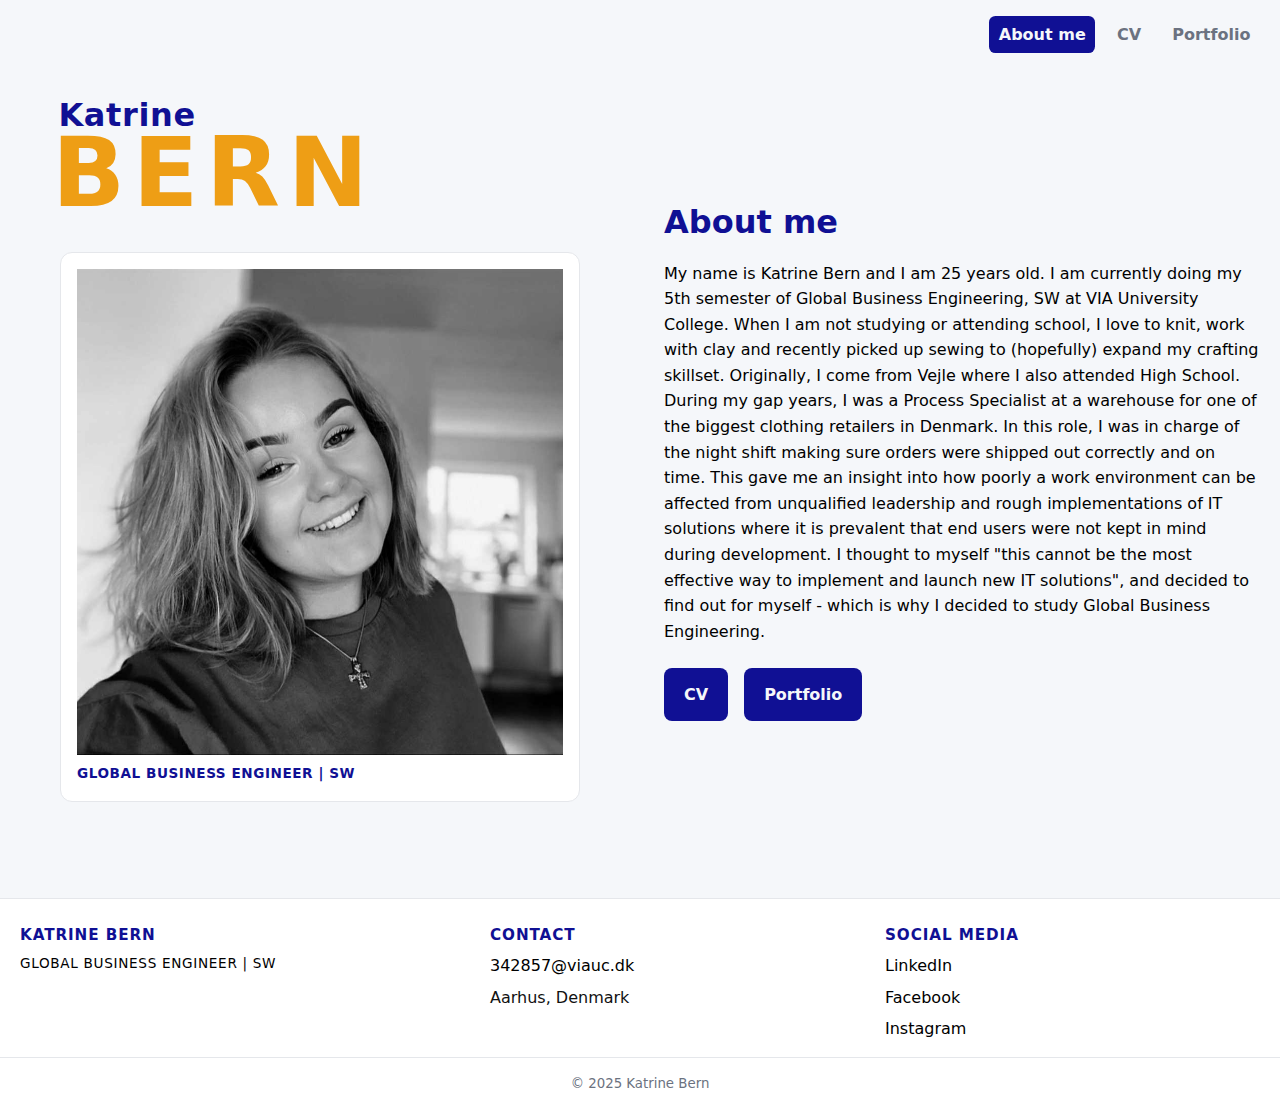
<file: index.html>
<!DOCTYPE html>
<html lang="en">
  <head>
    <meta charset="UTF-8" />
    <meta name="viewport" content="width=device-width, initial-scale=1" />
    <title>Katrine - About me</title>
    <link rel="stylesheet" href="css/stylesheet.css" />
  </head>

  <body class="wrapper">
    <header class="site-header">
      <nav class="site-nav" aria-label="Primær navigation">
        <a href="index.html" aria-current="page">About me</a>
        <a href="cv.html">CV</a>
        <a href="portfolio.html">Portfolio</a>
      </nav>
    </header>

    <main class="site-main">
      <section class="about-grid" aria-labelledby="about-title">
        <!-- venstre kolonne -->
        <div class="left-stack">
          <div class="name-lockup">
            <h1 class="first">Katrine</h1>
            <h1 class="last">BERN</h1>
          </div>

          <figure class="profile-card">
            <img
              src="images/profilbillede_sort_hvid.jpg"
              alt="Portræt af Katrine Bern"
            />
            <figcaption class="profile-caption">
              GLOBAL BUSINESS ENGINEER | SW
            </figcaption>
          </figure>
        </div>

        <!-- højre kolonne -->
        <div class="about-copy">
          <h2 id="about-title">About me</h2>

          <p>
            My name is Katrine Bern and I am 25 years old. I am currently doing
            my 5th semester of Global Business Engineering, SW at VIA University
            College. When I am not studying or attending school, I love to knit,
            work with clay and recently picked up sewing to (hopefully) expand
            my crafting skillset. Originally, I come from Vejle where I also
            attended High School. During my gap years, I was a Process
            Specialist at a warehouse for one of the biggest clothing retailers
            in Denmark. In this role, I was in charge of the night shift making
            sure orders were shipped out correctly and on time. This gave me an
            insight into how poorly a work environment can be affected from
            unqualified leadership and rough implementations of IT solutions
            where it is prevalent that end users were not kept in mind during
            development. I thought to myself "this cannot be the most effective
            way to implement and launch new IT solutions", and decided to find
            out for myself - which is why I decided to study Global Business
            Engineering.
          </p>

          <div class="button-nav-row">
            <a class="button" href="cv.html">CV</a>
            <a class="button" href="portfolio.html">Portfolio</a>
          </div>
        </div>
      </section>
    </main>

    <!-- footer -->
    <footer class="site-footer">
      <div class="footer-grid">
        <section aria-labelledby="f-brand">
          <h2 id="f-brand" class="footer-heading">Katrine Bern</h2>
          <p class="footer-role">GLOBAL BUSINESS ENGINEER | SW</p>
        </section>

        <section aria-labelledby="f-contact">
          <h2 id="f-contact" class="footer-heading">Contact</h2>
          <ul class="footer-list">
            <li><a href="mailto:342857@viauc.dk">342857@viauc.dk</a></li>
            <li>Aarhus, Denmark</li>
          </ul>
        </section>

        <nav class="footer-nav" aria-label="Social media">
          <h2 id="f-social" class="footer-heading">Social media</h2>
          <ul class="footer-list social-list">
            <li>
              <a
                href="https://www.linkedin.com/in/katrine-bern/"
                target="_blank"
                >LinkedIn</a
              >
            </li>
            <li>
              <a
                href="https://www.facebook.com/katrine.bern/"
                target="_blank"
                >Facebook</a
              >
            </li>
            <li>
              <a
                href="https://www.instagram.com/katrinebern/"
                target="_blank"
                >Instagram</a
              >
            </li>
          </ul>
        </nav>
      </div>

      <div class="footer-bottom">
        <small>© 2025 Katrine Bern</small>
      </div>
    </footer>
  </body>
</html>
</file>
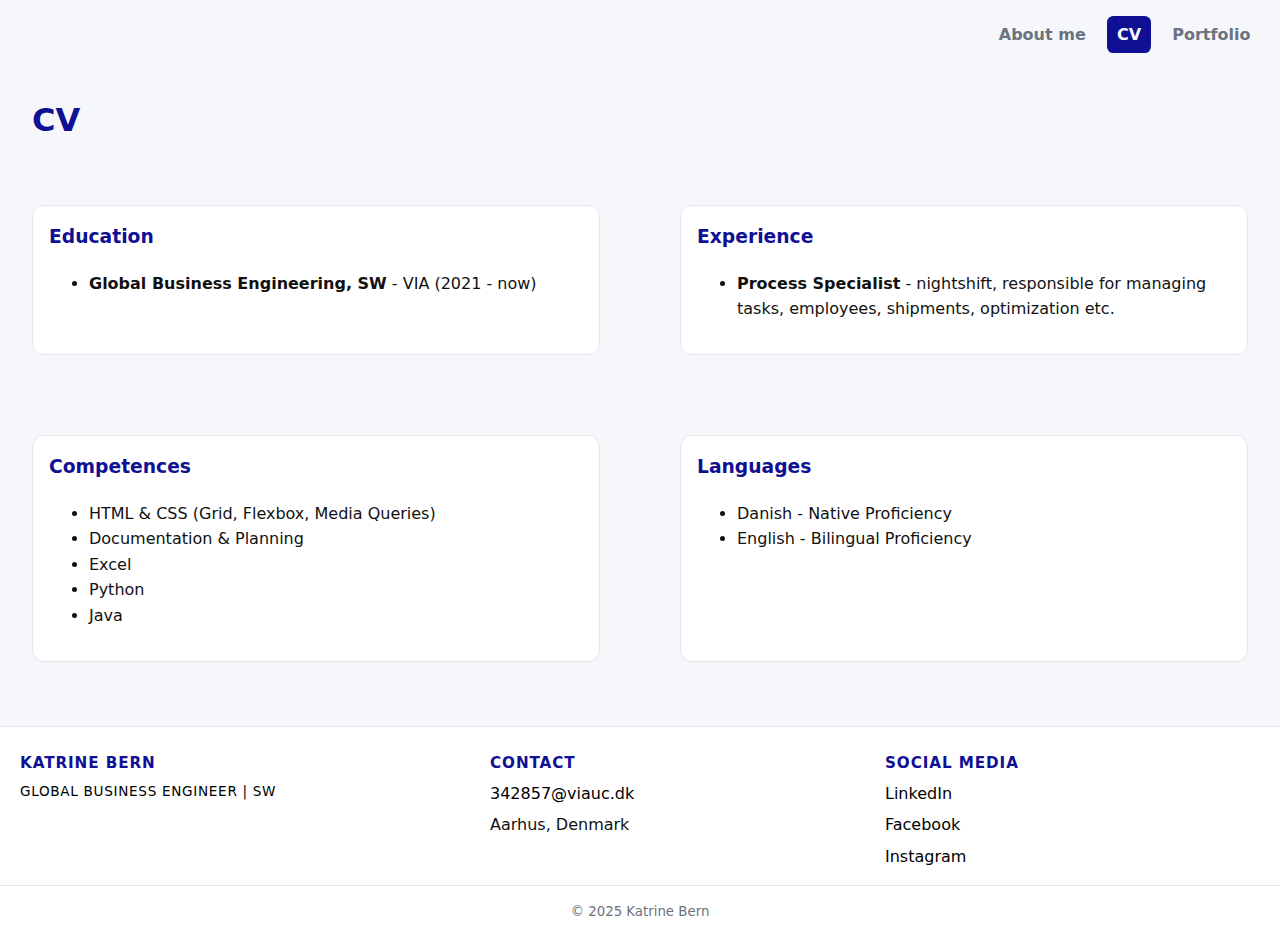
<file: cv.html>
<!DOCTYPE html>
<html lang="en">
  <head>
    <meta charset="UTF-8" />
    <meta name="viewport" content="width=device-width, initial-scale=1" />
    <title>Katrine - CV</title>
    <link rel="stylesheet" href="css/stylesheet.css" />
  </head>
  <body class="wrapper">
    <header class="site-header">
      <nav class="site-nav" aria-label="Primær navigation">
        <a href="index.html">About me</a>
        <a href="cv.html" aria-current="page">CV</a>
        <a href="portfolio.html">Portfolio</a>
      </nav>
    </header>

    <main class="site-main">
      <h2 class="cv-header">CV</h2>

      <section class="cv-grid" aria-label="CV-indhold">
        <article class="cv-card">
          <h3>Education</h3>
          <ul>
            <li>
              <strong>Global Business Engineering, SW</strong> - VIA (2021 - now)
            </li>
          </ul>
        </article>

        <article class="cv-card">
          <h3>Experience</h3>
          <ul>
            <li>
              <strong>Process Specialist</strong> - nightshift, responsible for managing tasks, employees, shipments, optimization etc.
            </li>
          </ul>
        </article>

        <article class="cv-card">
          <h3>Competences</h3>
          <ul>
            <li>HTML & CSS (Grid, Flexbox, Media Queries)</li>
            <li>Documentation & Planning</li>
            <li>Excel</li>
            <li>Python</li>
            <li>Java</li>
          </ul>
        </article>

        <article class="cv-card">
          <h3>Languages</h3>
          <ul>
            <li>Danish - Native Proficiency</li>
            <li>English - Bilingual Proficiency</li>
          </ul>
        </article>
      </section>
    </main>

    <!-- footer -->
    <footer class="site-footer">
      <div class="footer-grid">
        <section aria-labelledby="f-brand">
          <h2 id="f-brand" class="footer-heading">Katrine Bern</h2>
          <p class="footer-role">GLOBAL BUSINESS ENGINEER | SW</p>
        </section>

        <section aria-labelledby="f-contact">
          <h2 id="f-contact" class="footer-heading">Contact</h2>
          <ul class="footer-list">
            <li><a href="mailto:342857@viauc.dk">342857@viauc.dk</a></li>
            <li>Aarhus, Denmark</li>
          </ul>
        </section>

        <nav class="footer-nav" aria-label="Social media">
          <h2 id="f-social" class="footer-heading">Social media</h2>
          <ul class="footer-list social-list">
            <li>
              <a
                href="https://www.linkedin.com/in/katrine-bern/"
                target="_blank"
                >LinkedIn</a
              >
            </li>
            <li>
              <a href="https://www.facebook.com/katrine.bern/" target="_blank"
                >Facebook</a
              >
            </li>
            <li>
              <a href="https://www.instagram.com/katrinebern/" target="_blank"
                >Instagram</a
              >
            </li>
          </ul>
        </nav>
      </div>

      <div class="footer-bottom">
        <small>© 2025 Katrine Bern</small>
      </div>
    </footer>
  </body>
</html>
</file>
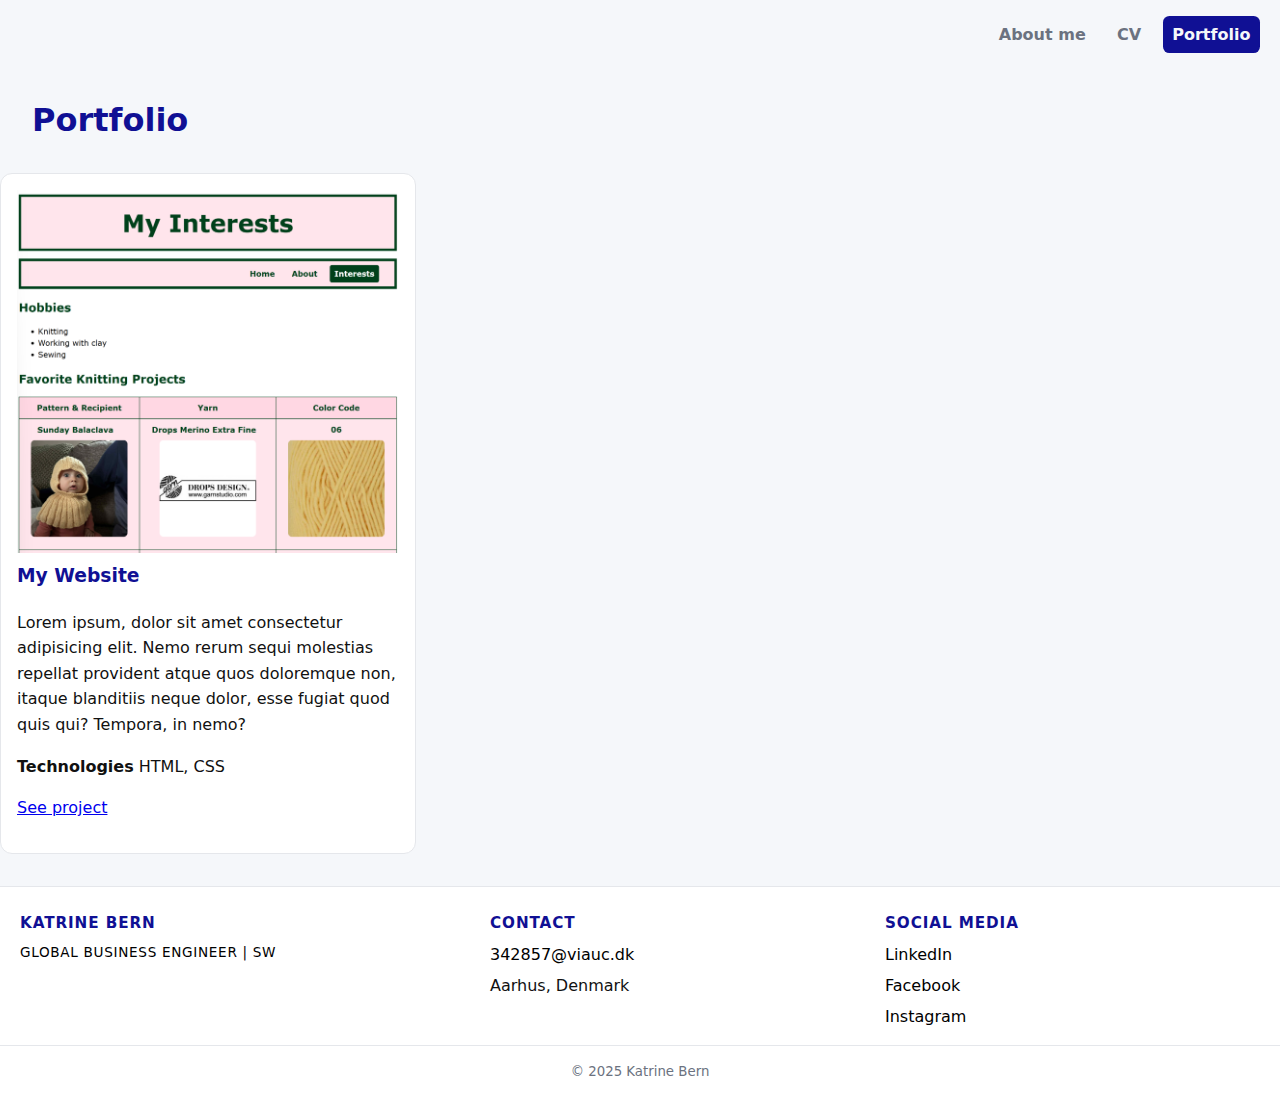
<file: portfolio.html>
<!DOCTYPE html>
<html lang="en">
  <head>
    <meta charset="UTF-8" />
    <meta name="viewport" content="width=device-width, initial-scale=1" />
    <title>Katrine - Portfolio</title>
    <link rel="stylesheet" href="css/stylesheet.css" />
  </head>
  <body class="wrapper">
    <header class="site-header">
      <nav class="site-nav" aria-label="Primær navigation">
        <a href="index.html">About me</a>
        <a href="cv.html">CV</a>
        <a href="portfolio.html" aria-current="page">Portfolio</a>
      </nav>
    </header>

    <main class="site-main">
      <h2 class="portfolio-header">Portfolio</h2>
      <section class="projects" aria-label="Projekter">
        <article class="card">
          <img src="images/my_website.png" alt="Skærmbillede af Projekt 1" />
          <h3>My Website</h3>
          <p>
            Lorem ipsum, dolor sit amet consectetur adipisicing elit. Nemo rerum
            sequi molestias repellat provident atque quos doloremque non, itaque
            blanditiis neque dolor, esse fugiat quod quis qui? Tempora, in nemo?
          </p>
          <p><strong>Technologies</strong> HTML, CSS</p>
          <p>
            <a
              href="https://katrinebern.github.io/Katrine-s-Website/"
              target="_blank"
              >See project</a
            >
          </p>
        </article>
        <!-- Kopiér til resten -->
      </section>
    </main>

    <!-- footer -->
    <footer class="site-footer">
      <div class="footer-grid">
        <section aria-labelledby="f-brand">
          <h2 id="f-brand" class="footer-heading">Katrine Bern</h2>
          <p class="footer-role">GLOBAL BUSINESS ENGINEER | SW</p>
        </section>

        <section aria-labelledby="f-contact">
          <h2 id="f-contact" class="footer-heading">Contact</h2>
          <ul class="footer-list">
            <li><a href="mailto:342857@viauc.dk">342857@viauc.dk</a></li>
            <li>Aarhus, Denmark</li>
          </ul>
        </section>

        <nav class="footer-nav" aria-label="Social media">
          <h2 id="f-social" class="footer-heading">Social media</h2>
          <ul class="footer-list social-list">
            <li>
              <a
                href="https://www.linkedin.com/in/katrine-bern/"
                target="_blank"
                >LinkedIn</a
              >
            </li>
            <li>
              <a href="https://www.facebook.com/katrine.bern/" target="_blank"
                >Facebook</a
              >
            </li>
            <li>
              <a href="https://www.instagram.com/katrinebern/" target="_blank"
                >Instagram</a
              >
            </li>
          </ul>
        </nav>
      </div>

      <div class="footer-bottom">
        <small>© 2025 Katrine Bern</small>
      </div>
    </footer>
  </body>
</html>
</file>
<file: css/stylesheet.css>
/* ===== farver + typografi ===== */
:root {
  --bg: #f5f7fa;
  --text: #111;
  --brand-blue: #101094; /* "Katrine" */
  --brand-orange: #ee9e15; /* "BERN" */
  --ink: #000;
  --muted: #6b7280;
  --card: #ffffff;
  --border: #e5e7eb;
  --hover: #6b7280;
}

* {
  box-sizing: border-box;
}
html,
body {
  margin: 0;
  padding: 0;
}
img {
  max-width: 100%;
  height: auto;
  display: block;
}

body {
  font-family: system-ui, -apple-system, Segoe UI, Roboto, Arial, sans-serif;
  background: var(--bg);
  color: var(--text);
  line-height: 1.6;
}

/* ===== topnav (flexbox) ===== */
.site-header {
  display: flex;
  align-items: center;
  padding: 1rem 1.25rem;
  border-radius: 0.3rem;
  margin-left: auto;
}

.site-nav {
  display: flex;
  gap: 0.75rem;
  flex-wrap: wrap;
}
.site-nav a {
  text-decoration: none;
  color: var(--muted);
  font-weight: 600;
  padding: 0.35rem 0.6rem;
  border-radius: 0.4rem;
}
.site-nav a[aria-current="page"] {
  background: var(--brand-blue);
  color: var(--bg);
}
.site-nav a:hover {
  background: var(--brand-blue);
  color: var(--bg);
}

/* ===== side-layout (grid) ===== */
.wrapper {
  display: grid;
  grid-template-areas:
    "header"
    "main"
    "footer";
  grid-template-rows: auto 1fr auto;
  min-height: 100dvh;
}
.site-header {
  grid-area: header;
}
.site-main {
  grid-area: main;
}

.site-footer {
  grid-area: footer;
}

/* ===== about-hero (to kolonner på desktop) ===== */
.about-grid {
  display: grid;
  grid-template-columns: 1fr; /* mobil først */
  gap: 2rem;
  align-items: center;
  padding: 2rem 1.25rem 3rem;
}

/* venstre kolonne: navn + billede */
.left-stack {
  display: grid;
  gap: 1.25rem;
  align-content: start;
}

.name-lockup h1 {
  margin: 0;
  font-weight: 700;
  line-height: 0.9;
}
.name-lockup .first {
  font-size: 2rem;
  color: var(--brand-blue);
  letter-spacing: 0.02em;
  padding-left: 2.4rem;
}
.name-lockup .last {
  font-size: 6rem;
  color: var(--brand-orange);
  letter-spacing: 0.08em;
  padding-left: 2rem;
}

/* billed-kortet */
.profile-card {
  background: var(--card);
  border: 1px solid var(--border);
  border-radius: 12px;
  padding: 1rem;
  max-width: 520px;
  margin-right: auto;
}
.profile-caption {
  color: var(--brand-blue);
  font-size: 0.85rem;
  font-weight: 700;
  margin-top: 0.5rem;
  letter-spacing: 0.04em;
}

/* højre kolonne: overskrift, tekst, knapper */
.about-copy {
  text-align: center; /* mobil */
  max-width: 60ch;
  margin-inline: auto;
}
.about-copy h2 {
  font-family: system-ui, -apple-system, BlinkMacSystemFont, "Segoe UI", Roboto,
    Oxygen, Ubuntu, Cantarell, "Open Sans", "Helvetica Neue", sans-serif;
  font-weight: 700;
  font-size: 2rem;
  margin: 0 0 0.5rem 0;
  color: var(--brand-blue);
}
.about-copy p {
  color: var(--ink);
  margin: 0.75rem auto 1.5rem;
}
.button-nav-row {
  display: flex; /* flex til knapperne */
  gap: 1rem;
  justify-content: center;
}
.button {
  display: inline-block;
  background: var(--brand-blue);
  color: var(--bg);
  text-decoration: none;
  padding: 0.85rem 1.25rem;
  border-radius: 0.5rem;
  font-weight: 700;
}

/* ===== footer ===== */
.site-footer {
  background: var(--card);
  border-top: 1px solid var(--border);
  margin-top: 2rem;
}

.footer-grid {
  display: grid;
  grid-template-columns: 1fr; /* mobil først: én kolonne */
  gap: 1.25rem;
  padding: 1.5rem 1.25rem 1rem;
  align-items: start;
}

.footer-heading {
  margin: 0 0 0.4rem 0;
  font-size: 0.95rem;
  letter-spacing: 0.06em;
  text-transform: uppercase;
  color: var(--brand-blue);
}

.footer-role {
  margin: 0.15rem 0 0;
  font-size: 0.85rem;
  letter-spacing: 0.05em;
  color: var(--ink);
}

.footer-list {
  list-style: none;
  margin: 0;
  padding: 0;
  display: grid;
  gap: 0.35rem;
}

.footer-list a {
  color: var(--ink);
  text-decoration: none;
  border-bottom: 1px solid transparent;
}

.footer-list a:hover {
  border-color: var(--brand-blue);
}

.footer-bottom {
  border-top: 1px solid var(--border);
  text-align: center;
  color: var(--muted);
  padding: 0.75rem 1.25rem;
}

/* CV layout */
.cv-grid {
  display: grid;
  gap: 1rem;
}
.cv-card {
  background: var(--card);
  border: 1px solid var(--border);
  border-radius: 12px;
  padding: 1rem;
  margin: 2rem;
}
.cv-card h3 {
  margin-top: 0;
  color: var(--brand-blue);
}

.cv-header,
.portfolio-header {
  font-family: system-ui, -apple-system, BlinkMacSystemFont, "Segoe UI", Roboto,
    Oxygen, Ubuntu, Cantarell, "Open Sans", "Helvetica Neue", sans-serif;
  font-weight: 700;
  font-size: 2rem;
  margin-left: 2rem;
  color: var(--brand-blue);
}

/* Portfolio kort-grid */
.projects {
  display: grid;
  grid-template-columns: 1fr; /* mobil */
  gap: 1rem;
}
.card {
  background: var(--card);
  border: 1px solid var(--border);
  border-radius: 12px;
  padding: 1rem;
}
.card h3 {
  margin-top: 0.5rem;
  color: var(--brand-blue);
}

/* 2/3 kolonner ved større skærme */
@media (min-width: 768px) {
  .projects {
    grid-template-columns: repeat(2, 1fr);
  }
}
@media (min-width: 1024px) {
  .projects {
    grid-template-columns: repeat(3, 1fr);
  }
}

/* to kolonner på desktop */
@media (min-width: 1024px) {
  .cv-grid {
    grid-template-columns: 1fr 1fr;
  }
}

/* ===== footer breakpoints ===== */
@media (min-width: 768px) {
  .footer-grid {
    grid-template-columns: 1.2fr 1fr 1fr; /* “brand” lidt bredere */
  }
}

/* ===== breakpoints ===== */
@media (min-width: 768px) {
  .about-copy {
    text-align: left;
    margin-inline: 0;
  }
  .button-nav-row {
    justify-content: flex-start;
  }
}
@media (min-width: 1024px) {
  .about-grid {
    grid-template-columns: 1fr 1fr; /* to kolonner som i mockup */
    column-gap: 3rem;
  }
}
</file>
